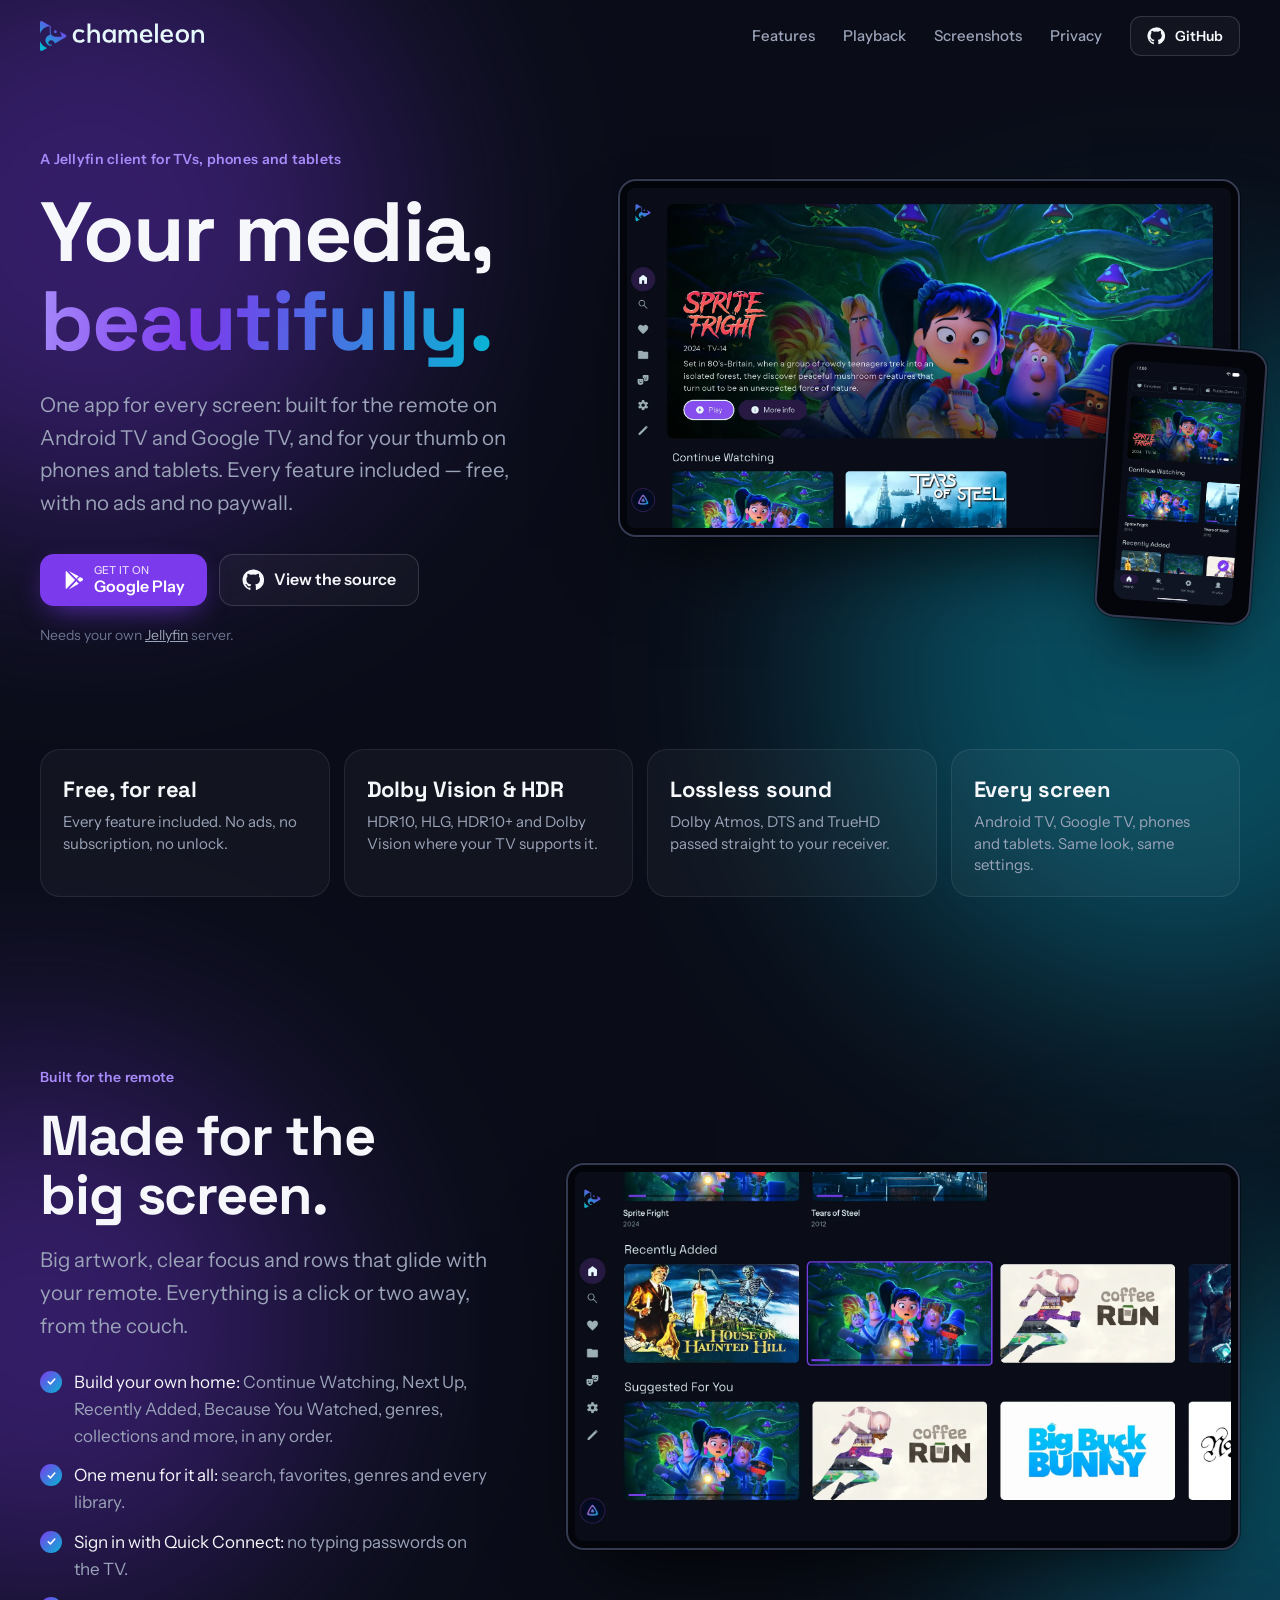
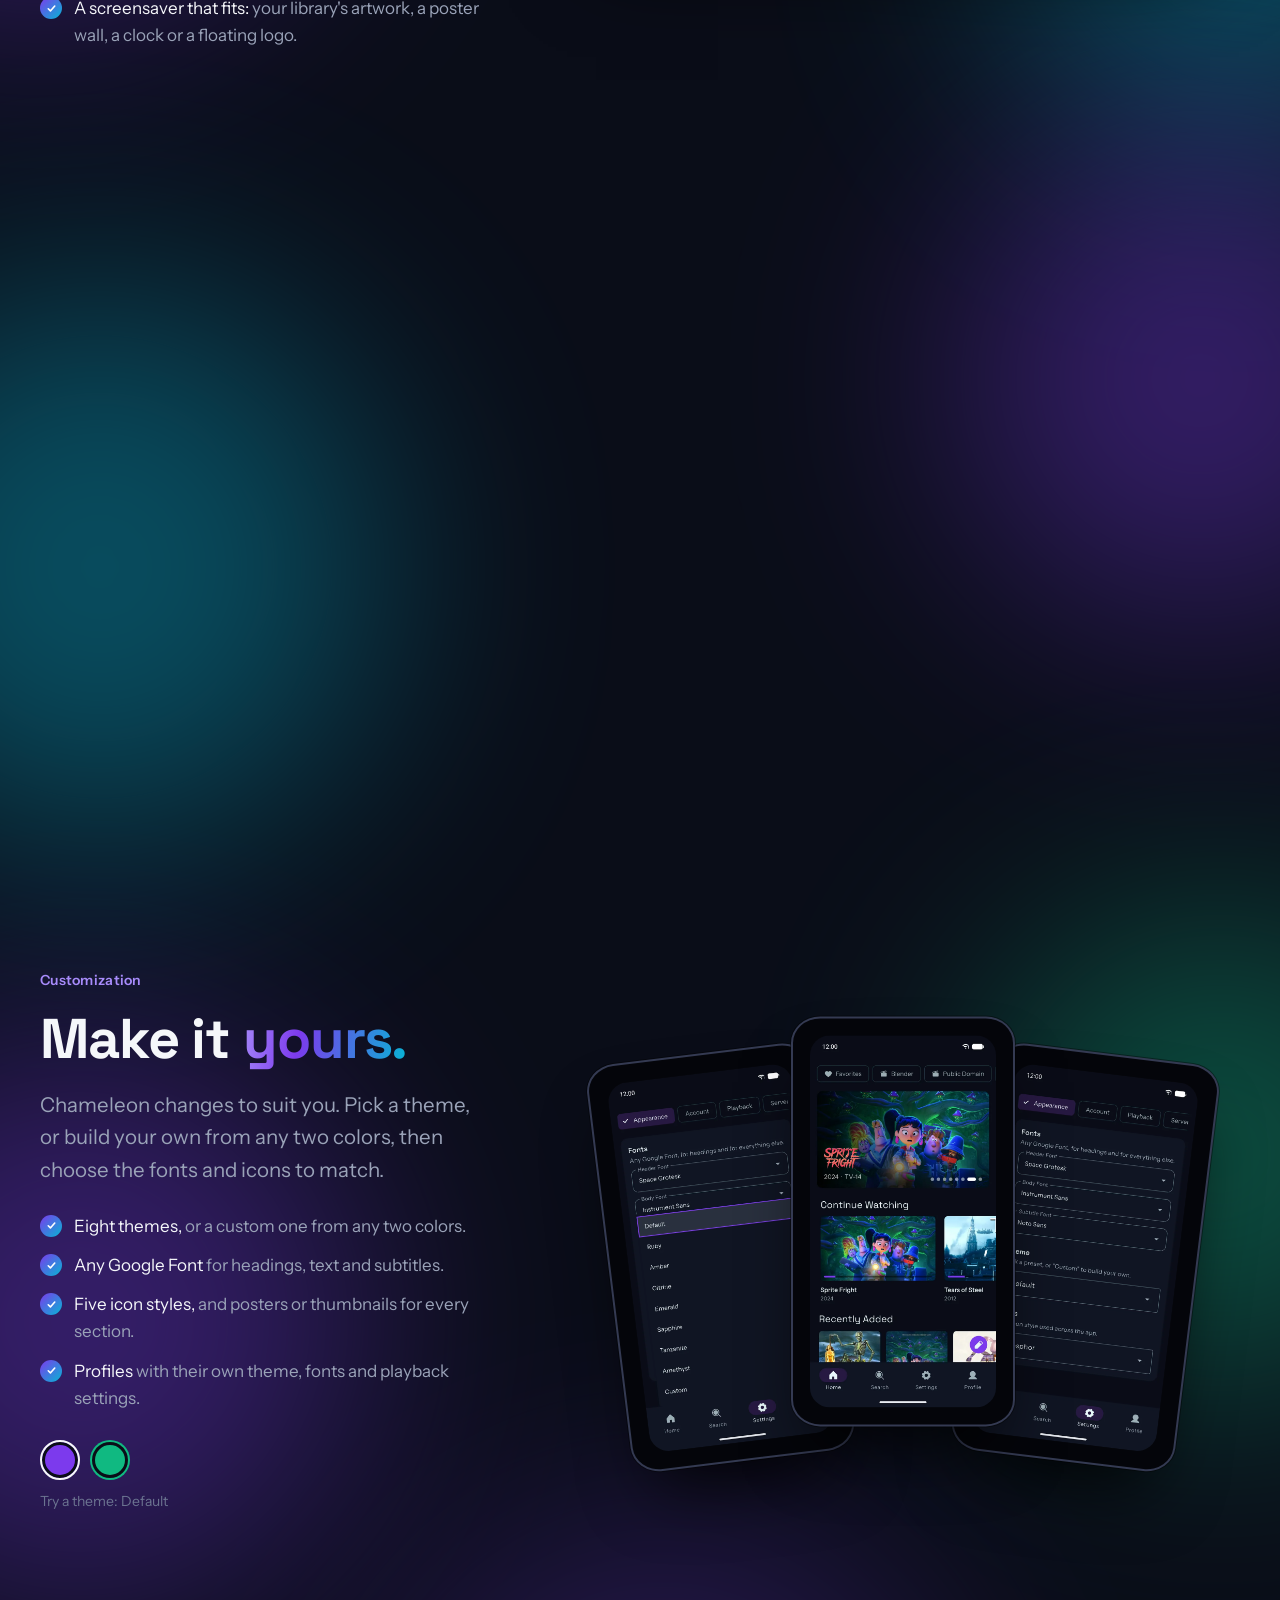
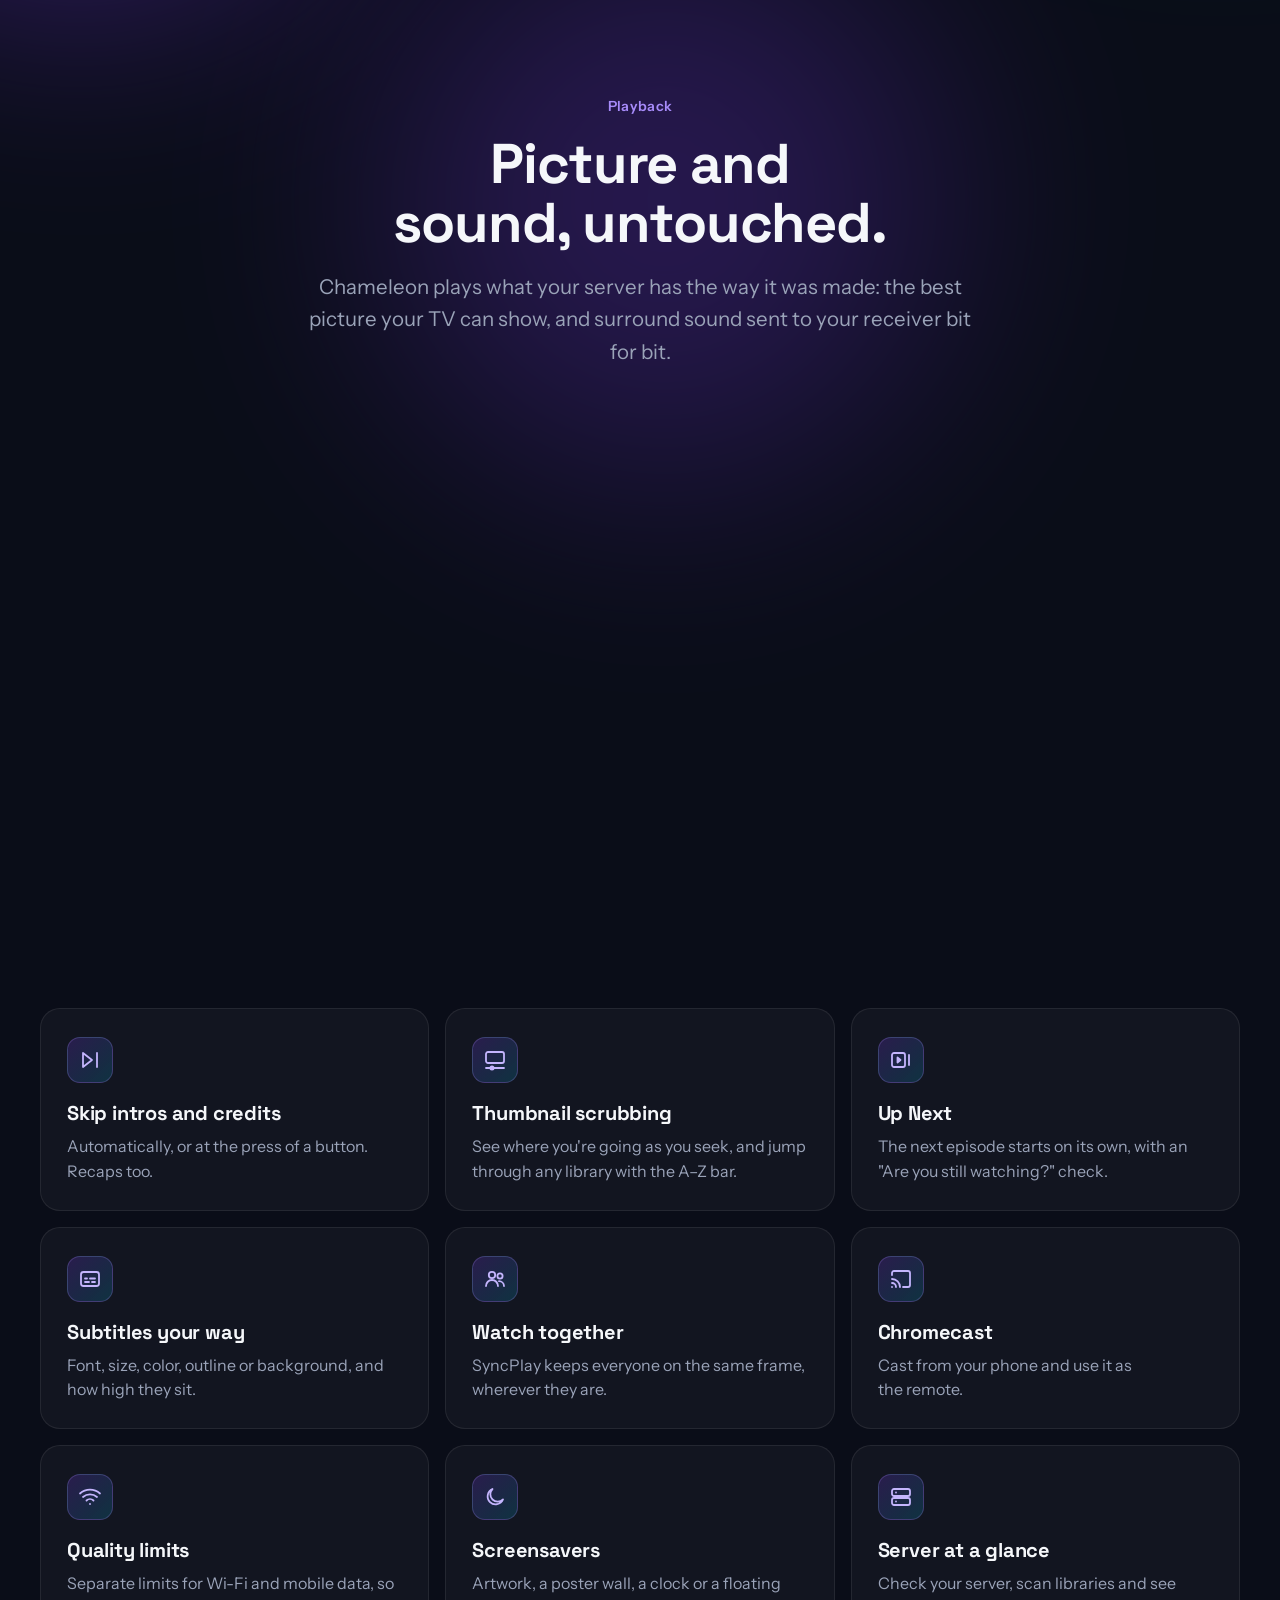
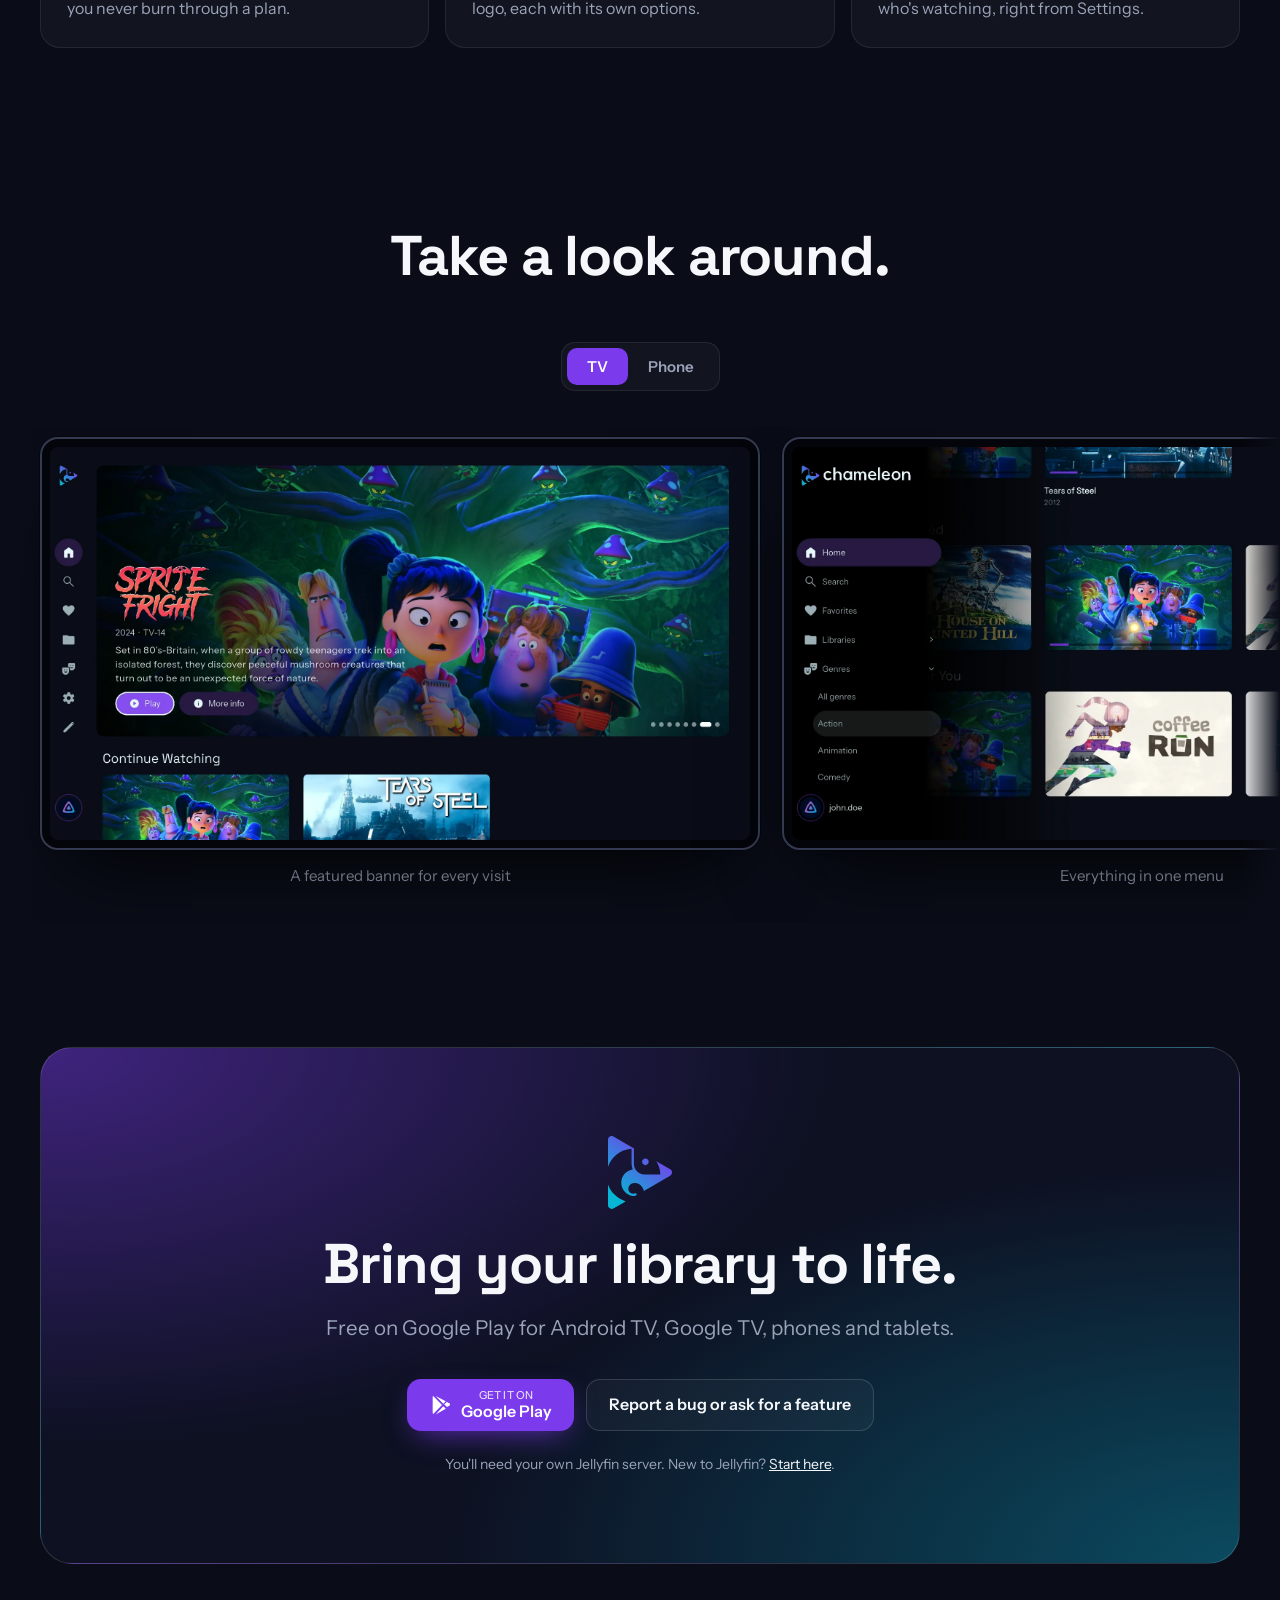
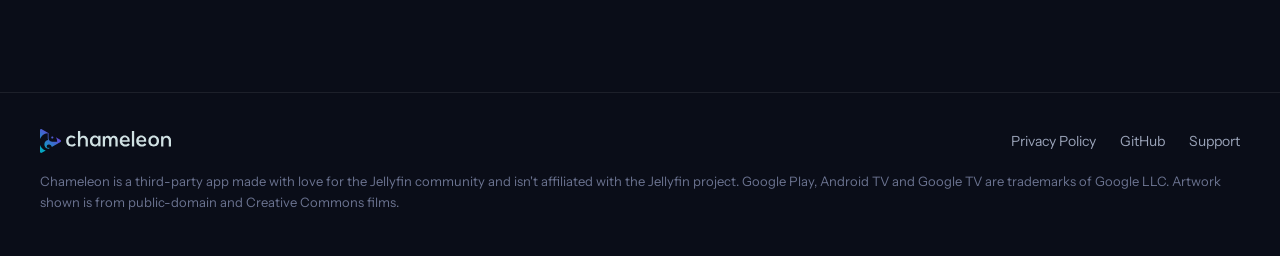
<file: index.html>
<!DOCTYPE html>
<html lang="en">
<head>
  <meta charset="UTF-8">
  <meta name="viewport" content="width=device-width, initial-scale=1.0">
  <title>Chameleon — a beautiful Jellyfin client for Android TV and phones</title>
  <meta name="description" content="Chameleon is a beautiful, deeply customizable Jellyfin client for Android TV, Google TV, phones and tablets. Dolby Vision, HDR, passthrough audio, themes and more — free, with no ads and no paywall.">
  <meta name="theme-color" content="#0a0d18">
  <link rel="canonical" href="https://chameleon.jumpingfox.dev/">

  <meta property="og:type" content="website">
  <meta property="og:title" content="Chameleon — your media, beautifully">
  <meta property="og:description" content="A beautiful, deeply customizable Jellyfin client for Android TV, phones and tablets. Free, no ads, no paywall.">
  <meta property="og:url" content="https://chameleon.jumpingfox.dev/">
  <meta property="og:image" content="https://chameleon.jumpingfox.dev/assets/og.png">
  <meta name="twitter:card" content="summary_large_image">

  <link rel="icon" type="image/svg+xml" href="assets/mark.svg">
  <link rel="icon" type="image/png" sizes="64x64" href="favicon.png">
  <link rel="icon" type="image/png" sizes="32x32" href="favicon-32.png">
  <link rel="apple-touch-icon" href="apple-touch-icon.png">

  <link rel="preconnect" href="https://fonts.googleapis.com">
  <link rel="preconnect" href="https://fonts.gstatic.com" crossorigin>
  <link href="https://fonts.googleapis.com/css2?family=Instrument+Sans:wght@400;500;600;700&family=Space+Grotesk:wght@500;600;700&display=swap" rel="stylesheet">
  <link rel="stylesheet" href="style.css">
  <script>document.documentElement.classList.add('js');</script>
</head>
<body>

  <!-- Icons, drawn once and reused below. -->
  <svg width="0" height="0" style="position:absolute" aria-hidden="true">
    <defs>
      <symbol id="i-play" viewBox="0 0 24 24"><path fill="currentColor" d="M4.6 2.3a1.4 1.4 0 0 0-.6 1.2v17a1.4 1.4 0 0 0 .6 1.2l9.6-9.7zM15.6 13.4l2.7 2.7-11 6.3zM18.3 7.9l-2.7 2.7-8.3-8.4zM19.6 8.7l2.6 1.5c1 .6 1 2 0 2.6l-2.6 1.5-3-3z"/></symbol>
      <symbol id="i-github" viewBox="0 0 24 24"><path fill="currentColor" d="M12 .5a11.5 11.5 0 0 0-3.6 22.4c.6.1.8-.3.8-.6v-2c-3.2.7-3.9-1.5-3.9-1.5-.5-1.3-1.3-1.7-1.3-1.7-1-.7.1-.7.1-.7 1.2.1 1.8 1.2 1.8 1.2 1 1.8 2.8 1.3 3.5 1 .1-.8.4-1.3.7-1.6-2.6-.3-5.3-1.3-5.3-5.7 0-1.3.5-2.3 1.2-3.1-.1-.3-.5-1.5.1-3.1 0 0 1-.3 3.2 1.2a11 11 0 0 1 5.8 0c2.2-1.5 3.2-1.2 3.2-1.2.6 1.6.2 2.8.1 3.1.7.8 1.2 1.8 1.2 3.1 0 4.4-2.7 5.4-5.3 5.7.4.4.8 1.1.8 2.2v3.2c0 .3.2.7.8.6A11.5 11.5 0 0 0 12 .5z"/></symbol>
      <symbol id="i-hdr" viewBox="0 0 24 24" fill="none" stroke="currentColor" stroke-width="1.8" stroke-linecap="round" stroke-linejoin="round"><circle cx="12" cy="12" r="4"/><path d="M12 2v2M12 20v2M4.9 4.9l1.4 1.4M17.7 17.7l1.4 1.4M2 12h2M20 12h2M4.9 19.1l1.4-1.4M17.7 6.3l1.4-1.4"/></symbol>
      <symbol id="i-sound" viewBox="0 0 24 24" fill="none" stroke="currentColor" stroke-width="1.8" stroke-linecap="round" stroke-linejoin="round"><path d="M11 5 6 9H3v6h3l5 4z"/><path d="M15.5 8.5a5 5 0 0 1 0 7M18.5 5.5a9 9 0 0 1 0 13"/></symbol>
      <symbol id="i-skip" viewBox="0 0 24 24" fill="none" stroke="currentColor" stroke-width="1.8" stroke-linecap="round" stroke-linejoin="round"><path d="m5 5 9 7-9 7z"/><path d="M19 5v14"/></symbol>
      <symbol id="i-scrub" viewBox="0 0 24 24" fill="none" stroke="currentColor" stroke-width="1.8" stroke-linecap="round" stroke-linejoin="round"><rect x="3" y="4" width="18" height="11" rx="2"/><path d="M3 20h18"/><circle cx="9" cy="20" r="1.6" fill="currentColor"/></symbol>
      <symbol id="i-next" viewBox="0 0 24 24" fill="none" stroke="currentColor" stroke-width="1.8" stroke-linecap="round" stroke-linejoin="round"><rect x="3" y="5" width="13" height="14" rx="2"/><path d="M20 7v10"/><path d="m8.5 9.5 3 2.5-3 2.5z" fill="currentColor"/></symbol>
      <symbol id="i-subs" viewBox="0 0 24 24" fill="none" stroke="currentColor" stroke-width="1.8" stroke-linecap="round" stroke-linejoin="round"><rect x="3" y="5" width="18" height="14" rx="2.5"/><path d="M7 15h4M14 15h3M7 11.5h2M12 11.5h5"/></symbol>
      <symbol id="i-together" viewBox="0 0 24 24" fill="none" stroke="currentColor" stroke-width="1.8" stroke-linecap="round" stroke-linejoin="round"><circle cx="9" cy="8" r="3.2"/><path d="M3 19a6 6 0 0 1 12 0"/><circle cx="17" cy="9" r="2.6"/><path d="M16 14.2A5 5 0 0 1 21 19"/></symbol>
      <symbol id="i-cast" viewBox="0 0 24 24" fill="none" stroke="currentColor" stroke-width="1.8" stroke-linecap="round" stroke-linejoin="round"><path d="M3 8V6a2 2 0 0 1 2-2h14a2 2 0 0 1 2 2v12a2 2 0 0 1-2 2h-5"/><path d="M3 12a8 8 0 0 1 8 8M3 16a4 4 0 0 1 4 4"/><path d="M3 20h.01"/></symbol>
      <symbol id="i-wifi" viewBox="0 0 24 24" fill="none" stroke="currentColor" stroke-width="1.8" stroke-linecap="round" stroke-linejoin="round"><path d="M2 8.5a15 15 0 0 1 20 0M5 12a10.5 10.5 0 0 1 14 0M8.5 15.5a5 5 0 0 1 7 0"/><path d="M12 19h.01"/></symbol>
      <symbol id="i-moon" viewBox="0 0 24 24" fill="none" stroke="currentColor" stroke-width="1.8" stroke-linecap="round" stroke-linejoin="round"><path d="M20 14.5A8 8 0 1 1 9.5 4a6.5 6.5 0 0 0 10.5 10.5z"/></symbol>
      <symbol id="i-server" viewBox="0 0 24 24" fill="none" stroke="currentColor" stroke-width="1.8" stroke-linecap="round" stroke-linejoin="round"><rect x="3" y="4" width="18" height="7" rx="2"/><rect x="3" y="13" width="18" height="7" rx="2"/><path d="M7 7.5h.01M7 16.5h.01"/></symbol>
    </defs>
  </svg>

  <header class="site-header" id="top">
    <div class="wrap">
      <a class="brand" href="#top" aria-label="Chameleon home">
        <img src="assets/wordmark.svg" alt="Chameleon" width="164" height="30">
      </a>
      <nav class="nav" aria-label="Main">
        <a class="link" href="#features">Features</a>
        <a class="link" href="#playback">Playback</a>
        <a class="link" href="#screens">Screenshots</a>
        <a class="link" href="privacy.html">Privacy</a>
        <a class="btn ghost" href="https://github.com/jumpingfox-dev/chameleon" rel="noopener">
          <svg aria-hidden="true"><use href="#i-github"/></svg>GitHub
        </a>
      </nav>
    </div>
  </header>

  <main>

    <!-- ─── Hero ───────────────────────────────────────────────────────── -->
    <section class="hero">
      <div class="glow purple" aria-hidden="true"></div>
      <div class="glow cyan" aria-hidden="true"></div>
      <div class="wrap hero-grid">
        <div class="hero-text reveal">
          <p class="eyebrow">A Jellyfin client for TVs, phones and tablets</p>
          <h1>Your media, <span class="accent">beautifully.</span></h1>
          <p class="lead">One app for every screen: built for the remote on Android TV and Google TV, and for your thumb on phones and tablets. Every feature included — free, with no ads and no paywall.</p>
          <div class="buttons">
            <a class="btn primary" href="https://play.google.com/store/apps/details?id=dev.jumpingfox.chameleon" rel="noopener">
              <svg aria-hidden="true"><use href="#i-play"/></svg>
              <span class="two-line"><small>GET IT ON</small>Google Play</span>
            </a>
            <a class="btn ghost" href="https://github.com/jumpingfox-dev/chameleon" rel="noopener">
              <svg aria-hidden="true"><use href="#i-github"/></svg>View the source
            </a>
          </div>
          <p class="note">Needs your own <a href="https://jellyfin.org" rel="noopener">Jellyfin</a> server.</p>
        </div>
        <div class="hero-devices reveal delay">
          <div class="tv"><img src="assets/shots/tv-home.webp" alt="Chameleon's home screen on a TV, with a featured banner for Sprite Fright and a Continue Watching row" width="1920" height="1080" fetchpriority="high"></div>
          <div class="phone"><img src="assets/shots/phone-home.webp" alt="Chameleon's home screen on a phone" width="720" height="1440"></div>
        </div>
      </div>
    </section>

    <!-- ─── Highlights ─────────────────────────────────────────────────── -->
    <section class="highlights" aria-label="Highlights">
      <div class="wrap">
        <ul class="reveal">
          <li><strong>Free, for real</strong><span>Every feature included. No ads, no subscription, no unlock.</span></li>
          <li><strong>Dolby Vision &amp; HDR</strong><span>HDR10, HLG, HDR10+ and Dolby Vision where your TV supports it.</span></li>
          <li><strong>Lossless sound</strong><span>Dolby Atmos, DTS and TrueHD passed straight to your receiver.</span></li>
          <li><strong>Every screen</strong><span>Android TV, Google TV, phones and tablets. Same look, same settings.</span></li>
        </ul>
      </div>
    </section>

    <!-- ─── Big screen ─────────────────────────────────────────────────── -->
    <section class="feature" id="features">
      <div class="glow purple a" aria-hidden="true" style="left:-240px; top:10%"></div>
      <div class="glow cyan b" aria-hidden="true" style="right:-200px; bottom:0"></div>
      <div class="wrap feature-grid">
        <div class="feature-text reveal">
          <p class="eyebrow">Built for the remote</p>
          <h2>Made for the big screen.</h2>
          <p class="lead">Big artwork, clear focus and rows that glide with your remote. Everything is a click or two away, from the couch.</p>
          <ul class="checks">
            <li><div>Build your own home: <span>Continue Watching, Next Up, Recently Added, Because You Watched, genres, collections and more, in any order.</span></div></li>
            <li><div>One menu for it all: <span>search, favorites, genres and every library.</span></div></li>
            <li><div>Sign in with Quick Connect: <span>no typing passwords on the TV.</span></div></li>
            <li><div>A screensaver that fits: <span>your library's artwork, a poster wall, a clock or a floating logo.</span></div></li>
          </ul>
        </div>
        <div class="reveal delay">
          <div class="tv"><img src="assets/shots/tv-rows.webp" alt="Rows of movies on the TV home screen: Recently Added and Suggested For You" width="1920" height="1080" loading="lazy"></div>
        </div>
      </div>
    </section>

    <!-- ─── Trailers ───────────────────────────────────────────────────── -->
    <section class="feature flip">
      <div class="glow cyan a" aria-hidden="true" style="left:-180px; top:20%"></div>
      <div class="glow purple b" aria-hidden="true" style="right:-160px; top:0"></div>
      <div class="wrap feature-grid">
        <div class="feature-text reveal">
          <p class="eyebrow"><span class="badge">New</span> Trailer previews</p>
          <h2>Trailers, right where you're looking.</h2>
          <p class="lead">Rest on a movie or show for a moment and its trailer starts playing right in the card. Posters widen to fit it, and the featured banner plays one too.</p>
          <ul class="checks">
            <li><div>Your server's trailers first, <span>then the title's trailer on YouTube.</span></div></li>
            <li><div>Your call: <span>turn previews off, choose the delay, or play them with sound.</span></div></li>
            <li><div>A Trailer button <span>on every movie and show page, too.</span></div></li>
          </ul>
        </div>
        <div class="reveal delay">
          <div class="tv"><img src="assets/shots/tv-trailer.webp" alt="A trailer playing inside a card in the Recently Added row" width="1920" height="1080" loading="lazy"></div>
        </div>
      </div>
    </section>

    <!-- ─── Themes ─────────────────────────────────────────────────────── -->
    <section class="feature" id="themes">
      <div class="glow purple a" aria-hidden="true" data-theme-glow style="left:-200px; bottom:0; transition: background .6s ease"></div>
      <div class="glow emerald b" aria-hidden="true" style="right:-180px; top:5%"></div>
      <div class="wrap feature-grid">
        <div class="feature-text reveal">
          <p class="eyebrow">Customization</p>
          <h2>Make it <span class="accent">yours.</span></h2>
          <p class="lead">Chameleon changes to suit you. Pick a theme, or build your own from any two colors, then choose the fonts and icons to match.</p>
          <ul class="checks">
            <li><div>Eight themes, <span>or a custom one from any two colors.</span></div></li>
            <li><div>Any Google Font <span>for headings, text and subtitles.</span></div></li>
            <li><div>Five icon styles, <span>and posters or thumbnails for every section.</span></div></li>
            <li><div>Profiles <span>with their own theme, fonts and playback settings.</span></div></li>
          </ul>
          <div class="swatches" role="group" aria-label="Preview a theme">
            <button type="button" style="--sw:#7c3aed" aria-pressed="true" data-theme="default" aria-label="Default theme"></button>
            <button type="button" style="--sw:#10b981" aria-pressed="false" data-theme="emerald" aria-label="Emerald theme"></button>
          </div>
          <p class="swatches-label">Try a theme: <span data-theme-name>Default</span></p>
        </div>
        <div class="reveal delay">
          <div class="phones">
            <div class="phone"><img src="assets/shots/phone-themes.webp" alt="The theme picker in Settings" width="720" height="1440" loading="lazy"></div>
            <div class="phone"><img src="assets/shots/phone-home.webp" alt="The home screen in the selected theme" width="720" height="1440" loading="lazy" data-theme-shot></div>
            <div class="phone"><img src="assets/shots/phone-settings.webp" alt="Font settings, with a different Google Font for headings, text and subtitles" width="720" height="1440" loading="lazy"></div>
          </div>
        </div>
      </div>
    </section>

    <!-- ─── Playback ───────────────────────────────────────────────────── -->
    <section class="feature" id="playback">
      <div class="glow purple a" aria-hidden="true" style="left:30%; top:-10%; opacity:.25"></div>
      <div class="wrap">
        <div class="section-head reveal">
          <p class="eyebrow">Playback</p>
          <h2>Picture and sound, untouched.</h2>
          <p class="lead">Chameleon plays what your server has the way it was made: the best picture your TV can show, and surround sound sent to your receiver bit for bit.</p>
        </div>
        <div class="cards big reveal">
          <div class="card">
            <div class="icon"><svg aria-hidden="true"><use href="#i-hdr"/></svg></div>
            <h3>High dynamic range</h3>
            <p>HDR plays as HDR, and Dolby Vision as Dolby Vision on devices that support it, with a second player engine standing by for anything the first can't handle.</p>
            <div class="formats"><span>Dolby Vision</span><span>HDR10+</span><span>HDR10</span><span>HLG</span></div>
          </div>
          <div class="card">
            <div class="icon"><svg aria-hidden="true"><use href="#i-sound"/></svg></div>
            <h3>Passthrough audio</h3>
            <p>Lossless and surround tracks go straight to your receiver or soundbar untouched, and decoded surround stays surround.</p>
            <div class="formats"><span>Dolby Atmos</span><span>TrueHD</span><span>Dolby Digital+</span><span>DTS</span></div>
          </div>
        </div>
      </div>
    </section>

    <!-- ─── Everything else ────────────────────────────────────────────── -->
    <section class="feature" style="padding-top:0">
      <div class="wrap">
        <div class="section-head reveal">
          <h2>All the good stuff.</h2>
          <p class="lead">The features other Jellyfin apps keep behind a subscription or a one-time unlock are all here, for everyone.</p>
        </div>
        <div class="cards reveal">
          <div class="card"><div class="icon"><svg aria-hidden="true"><use href="#i-skip"/></svg></div><h3>Skip intros and credits</h3><p>Automatically, or at the press of a button. Recaps too.</p></div>
          <div class="card"><div class="icon"><svg aria-hidden="true"><use href="#i-scrub"/></svg></div><h3>Thumbnail scrubbing</h3><p>See where you're going as you seek, and jump through any library with the A–Z bar.</p></div>
          <div class="card"><div class="icon"><svg aria-hidden="true"><use href="#i-next"/></svg></div><h3>Up Next</h3><p>The next episode starts on its own, with an "Are you still watching?" check.</p></div>
          <div class="card"><div class="icon"><svg aria-hidden="true"><use href="#i-subs"/></svg></div><h3>Subtitles your way</h3><p>Font, size, color, outline or background, and how high they sit.</p></div>
          <div class="card"><div class="icon"><svg aria-hidden="true"><use href="#i-together"/></svg></div><h3>Watch together</h3><p>SyncPlay keeps everyone on the same frame, wherever they are.</p></div>
          <div class="card"><div class="icon"><svg aria-hidden="true"><use href="#i-cast"/></svg></div><h3>Chromecast</h3><p>Cast from your phone and use it as the remote.</p></div>
          <div class="card"><div class="icon"><svg aria-hidden="true"><use href="#i-wifi"/></svg></div><h3>Quality limits</h3><p>Separate limits for Wi-Fi and mobile data, so you never burn through a plan.</p></div>
          <div class="card"><div class="icon"><svg aria-hidden="true"><use href="#i-moon"/></svg></div><h3>Screensavers</h3><p>Artwork, a poster wall, a clock or a floating logo, each with its own options.</p></div>
          <div class="card"><div class="icon"><svg aria-hidden="true"><use href="#i-server"/></svg></div><h3>Server at a glance</h3><p>Check your server, scan libraries and see who's watching, right from Settings.</p></div>
        </div>
      </div>
    </section>

    <!-- ─── Screenshots ────────────────────────────────────────────────── -->
    <section class="gallery" id="screens">
      <div class="wrap">
        <div class="section-head reveal">
          <h2>Take a look around.</h2>
        </div>
        <div class="tabs-row">
          <div class="tabs" role="tablist" aria-label="Screenshots">
            <button type="button" role="tab" id="tab-tv" aria-controls="strip-tv" aria-selected="true">TV</button>
            <button type="button" role="tab" id="tab-phone" aria-controls="strip-phone" aria-selected="false" tabindex="-1">Phone</button>
          </div>
        </div>
      </div>
      <div class="strip-wrap">
        <div class="strip tv-strip" id="strip-tv" role="tabpanel" aria-labelledby="tab-tv">
          <figure><button class="zoom" type="button"><div class="tv"><img src="assets/shots/tv-home.webp" alt="Home screen with the featured banner" width="1920" height="1080" loading="lazy"></div></button><figcaption>A featured banner for every visit</figcaption></figure>
          <figure><button class="zoom" type="button"><div class="tv"><img src="assets/shots/tv-sidebar.webp" alt="The sidebar menu open over the home screen" width="1920" height="1080" loading="lazy"></div></button><figcaption>Everything in one menu</figcaption></figure>
          <figure><button class="zoom" type="button"><div class="tv"><img src="assets/shots/tv-detail.webp" alt="A movie's detail page with cast" width="1920" height="1080" loading="lazy"></div></button><figcaption>Ratings, cast and seasons</figcaption></figure>
          <figure><button class="zoom" type="button"><div class="tv"><img src="assets/shots/tv-library.webp" alt="A library sorted A to Z with the letter bar" width="1920" height="1080" loading="lazy"></div></button><figcaption>Every library, A to Z</figcaption></figure>
          <figure><button class="zoom" type="button"><div class="tv"><img src="assets/shots/tv-home-theme.webp" alt="The home screen in the Emerald theme" width="1920" height="1080" loading="lazy"></div></button><figcaption>Your theme, everywhere</figcaption></figure>
          <figure><button class="zoom" type="button"><div class="tv"><img src="assets/shots/tv-settings.webp" alt="Font settings on the TV" width="1920" height="1080" loading="lazy"></div></button><figcaption>Any Google Font</figcaption></figure>
        </div>
        <div class="strip phone-strip" id="strip-phone" role="tabpanel" aria-labelledby="tab-phone" hidden>
          <figure><button class="zoom" type="button"><div class="phone"><img src="assets/shots/phone-home.webp" alt="Home screen on a phone" width="720" height="1440" loading="lazy"></div></button><figcaption>Home</figcaption></figure>
          <figure><button class="zoom" type="button"><div class="phone"><img src="assets/shots/phone-detail.webp" alt="A movie's detail page on a phone" width="720" height="1440" loading="lazy"></div></button><figcaption>Details</figcaption></figure>
          <figure><button class="zoom" type="button"><div class="phone"><img src="assets/shots/phone-library.webp" alt="A library with the A to Z bar on a phone" width="720" height="1440" loading="lazy"></div></button><figcaption>Libraries</figcaption></figure>
          <figure><button class="zoom" type="button"><div class="phone"><img src="assets/shots/phone-home-theme.webp" alt="The home screen in the Emerald theme on a phone" width="720" height="1440" loading="lazy"></div></button><figcaption>Themes</figcaption></figure>
          <figure><button class="zoom" type="button"><div class="phone"><img src="assets/shots/phone-themes.webp" alt="The theme picker on a phone" width="720" height="1440" loading="lazy"></div></button><figcaption>Eight themes, or your own</figcaption></figure>
          <figure><button class="zoom" type="button"><div class="phone"><img src="assets/shots/phone-settings.webp" alt="Font settings on a phone" width="720" height="1440" loading="lazy"></div></button><figcaption>Fonts</figcaption></figure>
        </div>
      </div>
    </section>

    <!-- ─── Get it ─────────────────────────────────────────────────────── -->
    <section class="cta">
      <div class="wrap">
        <div class="cta-box reveal">
          <img class="mark" src="assets/mark.svg" alt="" width="64" height="73">
          <h2>Bring your library to life.</h2>
          <p class="lead">Free on Google Play for Android TV, Google TV, phones and tablets.</p>
          <div class="buttons">
            <a class="btn primary" href="https://play.google.com/store/apps/details?id=dev.jumpingfox.chameleon" rel="noopener">
              <svg aria-hidden="true"><use href="#i-play"/></svg>
              <span class="two-line"><small>GET IT ON</small>Google Play</span>
            </a>
            <a class="btn ghost" href="https://github.com/jumpingfox-dev/chameleon/issues" rel="noopener">Report a bug or ask for a feature</a>
          </div>
          <p class="note">You'll need your own Jellyfin server. New to Jellyfin? <a href="https://jellyfin.org/docs/general/quick-start/" rel="noopener">Start here</a>.</p>
        </div>
      </div>
    </section>

  </main>

  <footer class="site-footer">
    <div class="wrap">
      <a class="brand" href="#top" aria-label="Back to top"><img src="assets/wordmark.svg" alt="Chameleon" width="131" height="24"></a>
      <nav aria-label="Footer">
        <a href="privacy.html">Privacy Policy</a>
        <a href="https://github.com/jumpingfox-dev/chameleon" rel="noopener">GitHub</a>
        <a href="https://github.com/jumpingfox-dev/chameleon/issues" rel="noopener">Support</a>
      </nav>
      <p class="legal">Chameleon is a third-party app made with love for the Jellyfin community and isn't affiliated with the Jellyfin project. Google Play, Android TV and Google TV are trademarks of Google LLC. Artwork shown is from public-domain and Creative Commons films.</p>
    </div>
  </footer>

  <dialog class="lightbox" id="lightbox" aria-label="Screenshot">
    <form method="dialog"><button class="close" aria-label="Close">&times;</button></form>
    <img alt="">
  </dialog>

  <script src="script.js" defer></script>
</body>
</html>
</file>
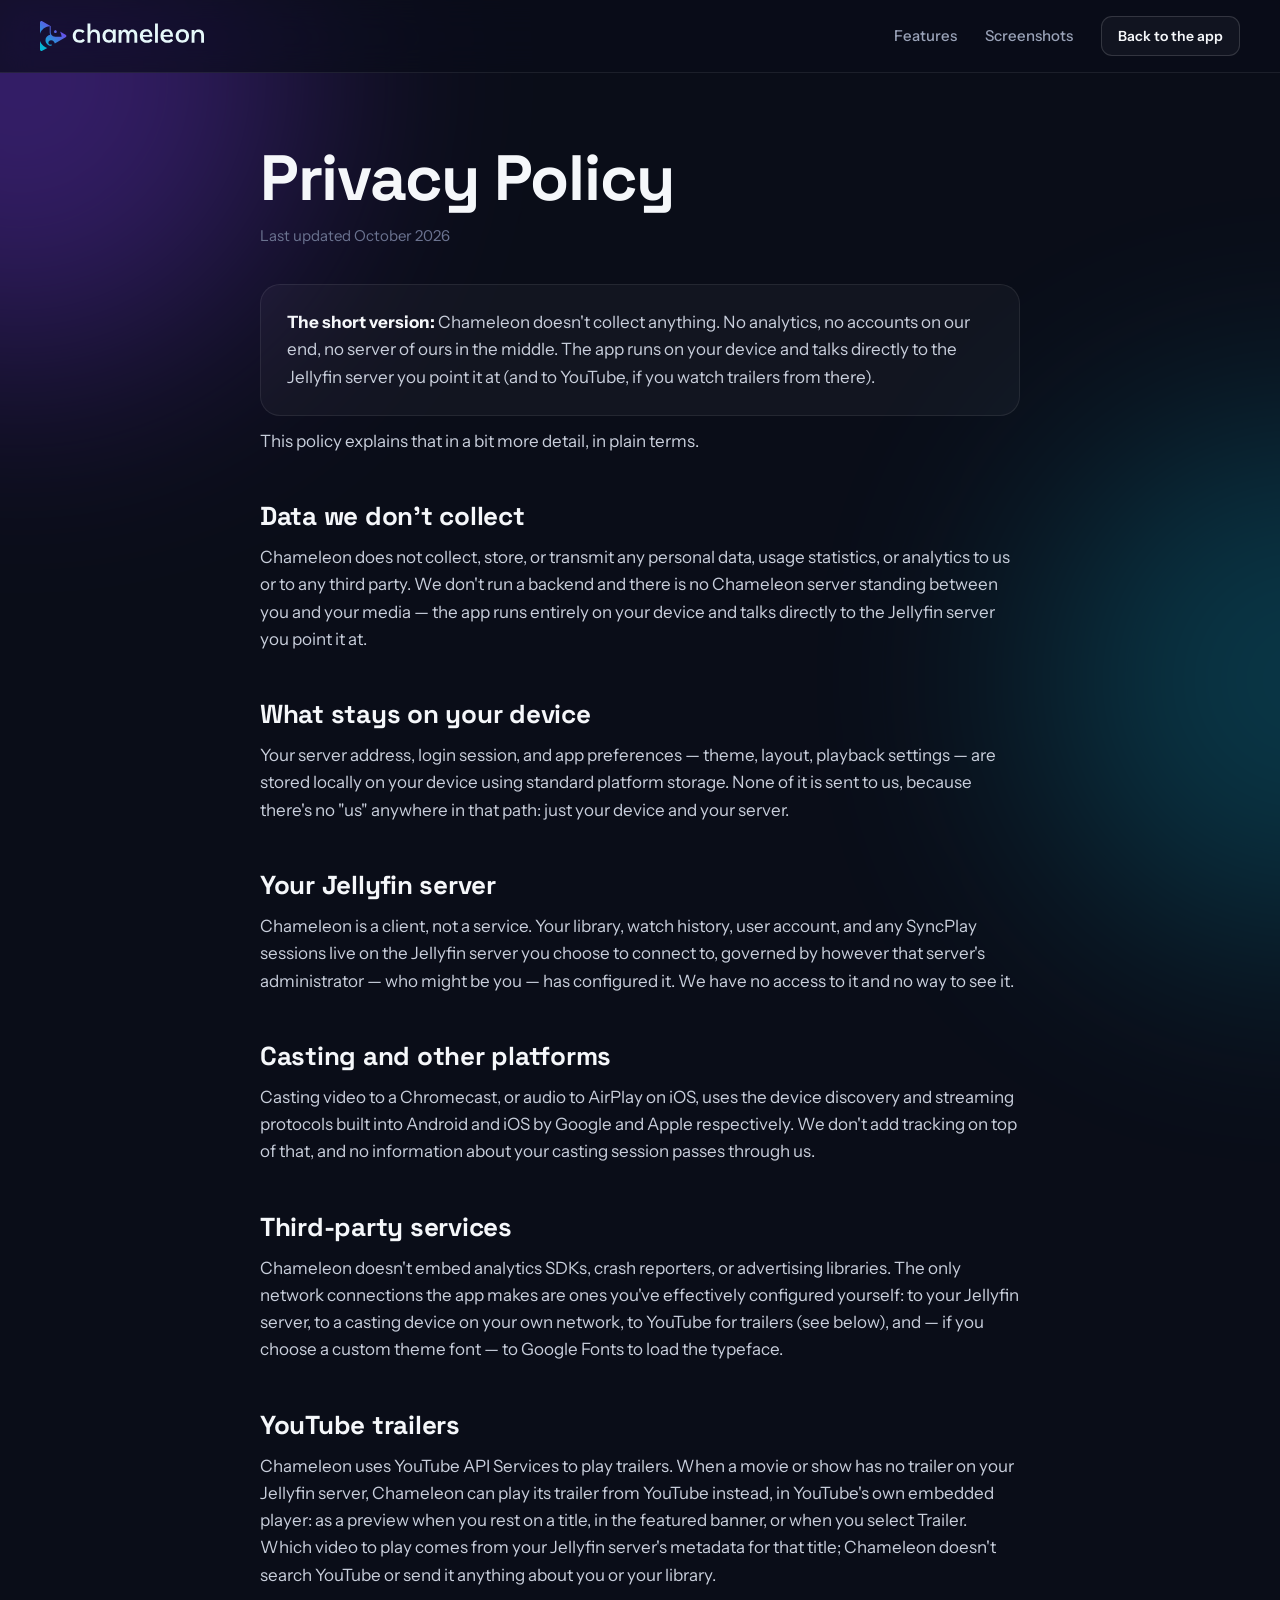
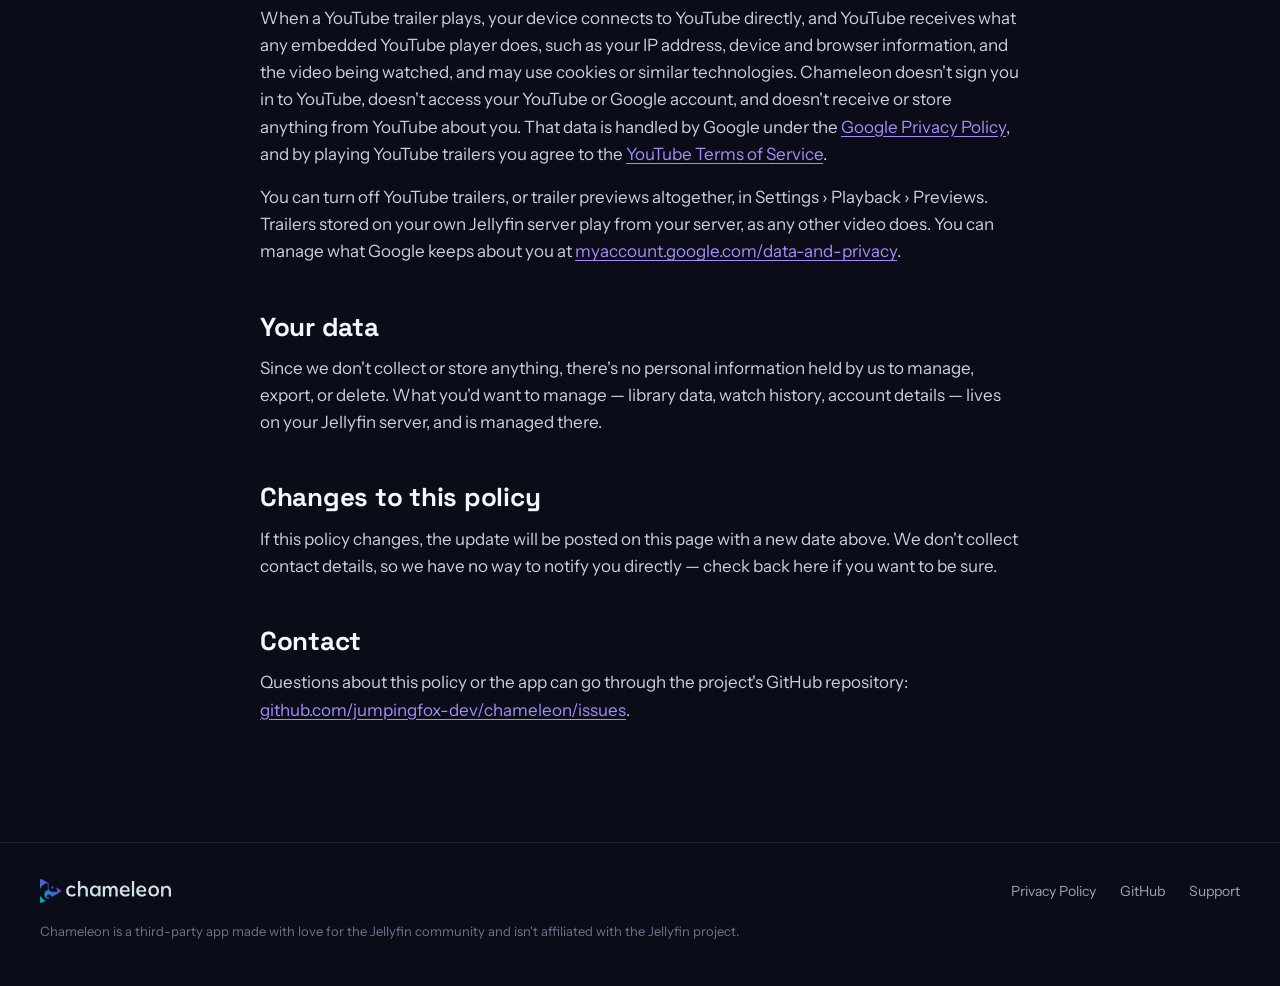
<file: privacy.html>
<!DOCTYPE html>
<html lang="en">
<head>
  <meta charset="UTF-8">
  <meta name="viewport" content="width=device-width, initial-scale=1.0">
  <title>Privacy Policy — Chameleon</title>
  <meta name="description" content="Chameleon doesn't collect anything. How the app handles your data, in plain terms.">
  <meta name="theme-color" content="#0a0d18">
  <link rel="icon" type="image/svg+xml" href="assets/mark.svg">
  <link rel="icon" type="image/png" sizes="64x64" href="favicon.png">
  <link rel="icon" type="image/png" sizes="32x32" href="favicon-32.png">
  <link rel="apple-touch-icon" href="apple-touch-icon.png">
  <link rel="preconnect" href="https://fonts.googleapis.com">
  <link rel="preconnect" href="https://fonts.gstatic.com" crossorigin>
  <link href="https://fonts.googleapis.com/css2?family=Instrument+Sans:wght@400;500;600;700&family=Space+Grotesk:wght@500;600;700&display=swap" rel="stylesheet">
  <link rel="stylesheet" href="style.css">
</head>
<body>
  <header class="site-header scrolled" id="top">
    <div class="wrap">
      <a class="brand" href="index.html" aria-label="Chameleon home">
        <img src="assets/wordmark.svg" alt="Chameleon" width="164" height="30">
      </a>
      <nav class="nav" aria-label="Main">
        <a class="link" href="index.html#features">Features</a>
        <a class="link" href="index.html#screens">Screenshots</a>
        <a class="btn ghost" href="index.html">Back to the app</a>
      </nav>
    </div>
  </header>

  <main class="doc">
    <div class="glow purple" aria-hidden="true"></div>
    <div class="glow cyan" aria-hidden="true"></div>
    <div class="wrap" style="position:relative; z-index:1">
      <article>
        <h1>Privacy Policy</h1>
        <p class="updated">Last updated October 2026</p>

        <p class="summary"><strong>The short version:</strong> Chameleon doesn't collect anything. No analytics, no accounts on our end, no server of ours in the middle. The app runs on your device and talks directly to the Jellyfin server you point it at (and to YouTube, if you watch trailers from there).</p>

        <p>This policy explains that in a bit more detail, in plain terms.</p>

        <h2>Data we don't collect</h2>
        <p>Chameleon does not collect, store, or transmit any personal data, usage statistics, or analytics to us or to any third party. We don't run a backend and there is no Chameleon server standing between you and your media — the app runs entirely on your device and talks directly to the Jellyfin server you point it at.</p>

        <h2>What stays on your device</h2>
        <p>Your server address, login session, and app preferences — theme, layout, playback settings — are stored locally on your device using standard platform storage. None of it is sent to us, because there's no "us" anywhere in that path: just your device and your server.</p>

        <h2>Your Jellyfin server</h2>
        <p>Chameleon is a client, not a service. Your library, watch history, user account, and any SyncPlay sessions live on the Jellyfin server you choose to connect to, governed by however that server's administrator — who might be you — has configured it. We have no access to it and no way to see it.</p>

        <h2>Casting and other platforms</h2>
        <p>Casting video to a Chromecast, or audio to AirPlay on iOS, uses the device discovery and streaming protocols built into Android and iOS by Google and Apple respectively. We don't add tracking on top of that, and no information about your casting session passes through us.</p>

        <h2>Third-party services</h2>
        <p>Chameleon doesn't embed analytics SDKs, crash reporters, or advertising libraries. The only network connections the app makes are ones you've effectively configured yourself: to your Jellyfin server, to a casting device on your own network, to YouTube for trailers (see below), and — if you choose a custom theme font — to Google Fonts to load the typeface.</p>

        <h2>YouTube trailers</h2>
        <p>Chameleon uses YouTube API Services to play trailers. When a movie or show has no trailer on your Jellyfin server, Chameleon can play its trailer from YouTube instead, in YouTube's own embedded player: as a preview when you rest on a title, in the featured banner, or when you select Trailer. Which video to play comes from your Jellyfin server's metadata for that title; Chameleon doesn't search YouTube or send it anything about you or your library.</p>
        <p>When a YouTube trailer plays, your device connects to YouTube directly, and YouTube receives what any embedded YouTube player does, such as your IP address, device and browser information, and the video being watched, and may use cookies or similar technologies. Chameleon doesn't sign you in to YouTube, doesn't access your YouTube or Google account, and doesn't receive or store anything from YouTube about you. That data is handled by Google under the <a class="inline-link" href="https://policies.google.com/privacy">Google Privacy Policy</a>, and by playing YouTube trailers you agree to the <a class="inline-link" href="https://www.youtube.com/t/terms">YouTube Terms of Service</a>.</p>
        <p>You can turn off YouTube trailers, or trailer previews altogether, in Settings › Playback › Previews. Trailers stored on your own Jellyfin server play from your server, as any other video does. You can manage what Google keeps about you at <a class="inline-link" href="https://myaccount.google.com/data-and-privacy">myaccount.google.com/data-and-privacy</a>.</p>

        <h2>Your data</h2>
        <p>Since we don't collect or store anything, there's no personal information held by us to manage, export, or delete. What you'd want to manage — library data, watch history, account details — lives on your Jellyfin server, and is managed there.</p>

        <h2>Changes to this policy</h2>
        <p>If this policy changes, the update will be posted on this page with a new date above. We don't collect contact details, so we have no way to notify you directly — check back here if you want to be sure.</p>

        <h2>Contact</h2>
        <p>Questions about this policy or the app can go through the project's GitHub repository: <a class="inline-link" href="https://github.com/jumpingfox-dev/chameleon/issues">github.com/jumpingfox-dev/chameleon/issues</a>.</p>
      </article>
    </div>
  </main>

  <footer class="site-footer">
    <div class="wrap">
      <a class="brand" href="index.html" aria-label="Chameleon home"><img src="assets/wordmark.svg" alt="Chameleon" width="131" height="24"></a>
      <nav aria-label="Footer">
        <a href="privacy.html">Privacy Policy</a>
        <a href="https://github.com/jumpingfox-dev/chameleon" rel="noopener">GitHub</a>
        <a href="https://github.com/jumpingfox-dev/chameleon/issues" rel="noopener">Support</a>
      </nav>
      <p class="legal">Chameleon is a third-party app made with love for the Jellyfin community and isn't affiliated with the Jellyfin project.</p>
    </div>
  </footer>
</body>
</html>
</file>
<file: style.css>
/* Chameleon — site styles. Same palette and type as the app and its Play listing art. */

:root {
  color-scheme: dark;
  --bg: #0a0d18;
  --surface: rgba(255, 255, 255, 0.035);
  --surface-hover: rgba(255, 255, 255, 0.06);
  --line: rgba(255, 255, 255, 0.08);
  --line-strong: rgba(255, 255, 255, 0.14);
  --text: #f5f7fa;
  --muted: #9aa3b8;
  --faint: #6b7390;
  --purple: #7c3aed;
  --purple-soft: #a78bfa;
  --cyan: #06b6d4;
  --emerald: #10b981;
  --gradient: linear-gradient(100deg, #a78bfa 0%, #7c3aed 35%, #06b6d4 100%);
  --frame: #04050a;
  --frame-line: #343a52;
  --radius: 20px;
  --max: 1200px;
  --gutter: clamp(16px, 4vw, 40px);
  --head: "Space Grotesk", system-ui, sans-serif;
  --body: "Instrument Sans", system-ui, sans-serif;
}

*, *::before, *::after { box-sizing: border-box; }

html {
  scroll-behavior: smooth;
  scroll-padding-top: 88px;
  -webkit-text-size-adjust: 100%;
}

body {
  margin: 0;
  background: var(--bg);
  color: var(--text);
  font-family: var(--body);
  font-size: 17px;
  line-height: 1.6;
  -webkit-font-smoothing: antialiased;
}

/* The glows spill past the sides; clip them there without clipping them top and bottom. */
main { overflow-x: clip; }

img { display: block; max-width: 100%; height: auto; }
a { color: inherit; }
::selection { background: rgba(124, 58, 237, 0.45); }

:focus-visible {
  outline: 2px solid var(--cyan);
  outline-offset: 3px;
  border-radius: 8px;
}

.wrap {
  width: 100%;
  max-width: calc(var(--max) + 2 * var(--gutter));
  margin: 0 auto;
  padding: 0 var(--gutter);
}

/* The listing art's soft colored light, behind everything. */
.glow {
  position: absolute;
  border-radius: 50%;
  filter: blur(120px);
  opacity: 0.38;
  pointer-events: none;
  z-index: 0;
}
.glow.purple { background: var(--purple); }
.glow.cyan { background: var(--cyan); }
.glow.emerald { background: var(--emerald); }

section { position: relative; }
section > .wrap { position: relative; z-index: 1; }

/* ─── Type ─────────────────────────────────────────────────────────────── */

h1, h2, h3 {
  font-family: var(--head);
  font-weight: 700;
  letter-spacing: -0.02em;
  line-height: 1.05;
  margin: 0;
  text-wrap: balance;
}

h1 { font-size: clamp(44px, 7vw, 84px); }
h2 { font-size: clamp(34px, 4.6vw, 56px); }
h3 { font-size: 20px; letter-spacing: -0.01em; line-height: 1.25; }

p { margin: 0; text-wrap: pretty; }

.lead {
  font-size: clamp(18px, 1.6vw, 21px);
  color: var(--muted);
  max-width: 34em;
}

.accent {
  background: var(--gradient);
  -webkit-background-clip: text;
  background-clip: text;
  color: transparent;
}

.eyebrow {
  display: inline-flex;
  align-items: center;
  gap: 8px;
  font-size: 14px;
  font-weight: 600;
  letter-spacing: 0.02em;
  color: var(--purple-soft);
  margin-bottom: 18px;
}

.badge {
  display: inline-block;
  font-size: 12px;
  font-weight: 700;
  letter-spacing: 0.06em;
  text-transform: uppercase;
  padding: 3px 9px;
  border-radius: 999px;
  color: #fff;
  background: linear-gradient(100deg, var(--purple), var(--cyan));
}

/* ─── Buttons ──────────────────────────────────────────────────────────── */

.buttons { display: flex; flex-wrap: wrap; gap: 12px; }

.btn {
  display: inline-flex;
  align-items: center;
  gap: 10px;
  min-height: 52px;
  padding: 0 22px;
  border-radius: 14px;
  font-family: var(--body);
  font-weight: 600;
  font-size: 16px;
  text-decoration: none;
  transition: transform 0.2s ease, background 0.2s ease, border-color 0.2s ease, box-shadow 0.2s ease;
}
.btn svg { width: 22px; height: 22px; flex: none; }
.btn:hover { transform: translateY(-2px); }

.btn.primary {
  background: var(--purple);
  color: #fff;
  box-shadow: 0 10px 30px -10px rgba(124, 58, 237, 0.8);
}
.btn.primary:hover { background: #8b4cf5; box-shadow: 0 14px 36px -10px rgba(124, 58, 237, 0.9); }

.btn.ghost {
  background: var(--surface);
  border: 1px solid var(--line-strong);
  color: var(--text);
}
.btn.ghost:hover { background: var(--surface-hover); border-color: rgba(255, 255, 255, 0.24); }

.btn .two-line { display: flex; flex-direction: column; line-height: 1.15; }
.btn .two-line small { font-size: 11px; font-weight: 500; opacity: 0.8; letter-spacing: 0.02em; }

/* ─── Header ───────────────────────────────────────────────────────────── */

.site-header {
  position: sticky;
  top: 0;
  z-index: 50;
  transition: background 0.3s ease, border-color 0.3s ease, backdrop-filter 0.3s ease;
  border-bottom: 1px solid transparent;
}
.site-header.scrolled {
  background: rgba(10, 13, 24, 0.72);
  backdrop-filter: blur(16px) saturate(1.4);
  -webkit-backdrop-filter: blur(16px) saturate(1.4);
  border-bottom-color: var(--line);
}
.site-header .wrap {
  display: flex;
  align-items: center;
  justify-content: space-between;
  gap: 24px;
  height: 72px;
}
.brand { display: flex; align-items: center; text-decoration: none; }
.brand img { height: 30px; width: auto; }

.nav { display: flex; align-items: center; gap: 28px; }
.nav a:not(.btn) {
  color: var(--muted);
  text-decoration: none;
  font-weight: 500;
  font-size: 15px;
  transition: color 0.2s ease;
}
.nav a:not(.btn):hover { color: var(--text); }
.nav .btn { min-height: 40px; padding: 0 16px; font-size: 14px; border-radius: 11px; }
.nav .btn svg { width: 18px; height: 18px; }

/* ─── Device frames ────────────────────────────────────────────────────── */

.tv {
  position: relative;
  background: var(--frame);
  border: 2px solid var(--frame-line);
  border-radius: 18px;
  padding: 1.1%;
  box-shadow: 0 40px 80px -30px rgba(0, 0, 0, 0.85), 0 0 0 1px rgba(0, 0, 0, 0.4);
}
.tv img { border-radius: 8px; aspect-ratio: 16 / 9; width: 100%; object-fit: cover; }

.phone {
  position: relative;
  background: var(--frame);
  border: 2px solid var(--frame-line);
  border-radius: 13% / 6.5%;
  padding: 2.6%;
  box-shadow: 0 40px 70px -25px rgba(0, 0, 0, 0.85), 0 0 0 1px rgba(0, 0, 0, 0.4);
}
.phone img { border-radius: 10.6% / 5.3%; aspect-ratio: 1 / 2; width: 100%; object-fit: cover; }

/* ─── Hero ─────────────────────────────────────────────────────────────── */

.hero { padding: clamp(32px, 6vw, 72px) 0 clamp(56px, 8vw, 110px); }
.hero .glow.purple { width: 620px; height: 620px; left: -220px; top: -160px; }
.hero .glow.cyan { width: 680px; height: 680px; right: -240px; top: 260px; }

.hero-grid {
  display: grid;
  grid-template-columns: minmax(0, 0.95fr) minmax(0, 1.15fr);
  align-items: center;
  gap: clamp(32px, 5vw, 72px);
}

.hero h1 { margin-bottom: 24px; }
.hero .lead { margin-bottom: 34px; }
.hero .note { margin-top: 18px; font-size: 14px; color: var(--faint); }
.hero .note a { color: var(--muted); }

.hero-devices { position: relative; padding-bottom: 12%; }
.hero-devices .tv { width: 100%; }
.hero-devices .phone {
  position: absolute;
  width: 25%;
  right: -3%;
  bottom: -2%;
  transform: rotate(4deg);
}

/* ─── Highlights strip ─────────────────────────────────────────────────── */

.highlights { padding-bottom: clamp(40px, 6vw, 80px); }
.highlights ul {
  list-style: none;
  margin: 0;
  padding: 0;
  display: grid;
  grid-template-columns: repeat(4, minmax(0, 1fr));
  gap: 14px;
}
.highlights li {
  padding: 22px 22px 20px;
  border-radius: var(--radius);
  background: var(--surface);
  border: 1px solid var(--line);
}
.highlights strong {
  display: block;
  font-family: var(--head);
  font-size: 22px;
  letter-spacing: -0.01em;
  margin-bottom: 4px;
}
.highlights span { color: var(--muted); font-size: 15px; line-height: 1.45; display: block; }

/* ─── Feature sections ─────────────────────────────────────────────────── */

.feature { padding: clamp(48px, 7vw, 96px) 0; }

.feature-grid {
  display: grid;
  grid-template-columns: minmax(0, 0.8fr) minmax(0, 1.2fr);
  align-items: center;
  gap: clamp(32px, 6vw, 88px);
}
.feature.flip .feature-grid { grid-template-columns: minmax(0, 1.2fr) minmax(0, 0.8fr); }
.feature.flip .feature-text { order: 2; }

.feature-text h2 { margin-bottom: 20px; }
.feature-text .lead { margin-bottom: 26px; }

.checks { list-style: none; padding: 0; margin: 0; display: grid; gap: 12px; }
.checks li { display: flex; gap: 12px; align-items: flex-start; color: var(--text); }
.checks li::before {
  content: "";
  flex: none;
  width: 22px;
  height: 22px;
  margin-top: 2px;
  border-radius: 50%;
  background:
    url("data:image/svg+xml,%3Csvg xmlns='http://www.w3.org/2000/svg' viewBox='0 0 24 24' fill='none' stroke='white' stroke-width='3' stroke-linecap='round' stroke-linejoin='round'%3E%3Cpath d='M6 12.5l4 4 8-9'/%3E%3C/svg%3E") center / 13px no-repeat,
    linear-gradient(135deg, var(--purple), var(--cyan));
}
.checks li span { color: var(--muted); }

.feature .glow.a { width: 560px; height: 560px; }
.feature .glow.b { width: 480px; height: 480px; }

/* The fanned phones in "Make it yours". */
.phones {
  position: relative;
  display: flex;
  justify-content: center;
  align-items: flex-end;
  padding: 4% 0 2%;
}
.phones .phone { width: 34%; }
.phones .phone:nth-child(1) { transform: rotate(-7deg) translate(18%, 4%); z-index: 1; }
.phones .phone:nth-child(2) { transform: translateY(-6%); z-index: 3; }
.phones .phone:nth-child(3) { transform: rotate(7deg) translate(-18%, 4%); z-index: 2; }

.swatches { display: flex; gap: 10px; margin-top: 28px; flex-wrap: wrap; }
.swatches button {
  appearance: none;
  border: 2px solid transparent;
  width: 40px;
  height: 40px;
  border-radius: 50%;
  cursor: pointer;
  padding: 0;
  background: var(--sw);
  box-shadow: inset 0 0 0 3px var(--bg);
  transition: transform 0.2s ease, border-color 0.2s ease;
}
.swatches button:hover { transform: scale(1.08); }
.swatches button[aria-pressed="true"] { border-color: var(--text); }
.swatches-label { font-size: 14px; color: var(--faint); margin-top: 10px; }

/* ─── Playback cards ───────────────────────────────────────────────────── */

.section-head { text-align: center; max-width: 760px; margin: 0 auto clamp(36px, 5vw, 56px); }
.section-head h2 { margin-bottom: 18px; }
.section-head .lead { margin: 0 auto; }

.cards {
  display: grid;
  grid-template-columns: repeat(3, minmax(0, 1fr));
  gap: 16px;
}
.card {
  position: relative;
  padding: 28px 26px 26px;
  border-radius: var(--radius);
  background: var(--surface);
  border: 1px solid var(--line);
  transition: background 0.25s ease, border-color 0.25s ease, transform 0.25s ease;
}
.card:hover { background: var(--surface-hover); border-color: var(--line-strong); transform: translateY(-3px); }
.card .icon {
  width: 46px;
  height: 46px;
  border-radius: 13px;
  display: grid;
  place-items: center;
  margin-bottom: 18px;
  background: linear-gradient(135deg, rgba(124, 58, 237, 0.22), rgba(6, 182, 212, 0.18));
  border: 1px solid rgba(167, 139, 250, 0.25);
  color: #c4b5fd;
}
.card .icon svg { width: 24px; height: 24px; }
.card h3 { margin-bottom: 8px; }
.card p { color: var(--muted); font-size: 16px; line-height: 1.55; }

.cards.big { grid-template-columns: repeat(2, minmax(0, 1fr)); }
.cards.big .card { padding: 34px 32px 32px; }
.cards.big .card h3 { font-size: 24px; }
.formats { display: flex; flex-wrap: wrap; gap: 8px; margin-top: 18px; }
.formats span {
  font-size: 13px;
  font-weight: 600;
  padding: 5px 11px;
  border-radius: 8px;
  background: rgba(255, 255, 255, 0.05);
  border: 1px solid var(--line);
  color: var(--text);
}

/* ─── Gallery ──────────────────────────────────────────────────────────── */

.gallery { padding: clamp(48px, 7vw, 96px) 0 clamp(24px, 4vw, 48px); }
.tabs {
  display: inline-flex;
  padding: 5px;
  border-radius: 14px;
  background: var(--surface);
  border: 1px solid var(--line);
  margin: 0 auto 36px;
}
.tabs-row { display: flex; justify-content: center; }
.tabs button {
  appearance: none;
  border: 0;
  background: transparent;
  color: var(--muted);
  font: 600 15px var(--body);
  padding: 9px 20px;
  border-radius: 10px;
  cursor: pointer;
  transition: background 0.2s ease, color 0.2s ease;
}
.tabs button[aria-selected="true"] { background: var(--purple); color: #fff; }

.strip {
  display: flex;
  gap: 22px;
  overflow-x: auto;
  scroll-snap-type: x mandatory;
  /* Starts in line with the page's content, and still scrolls to the window's edges. */
  --inset: max(var(--gutter), calc((100vw - var(--max)) / 2));
  padding: 10px var(--inset) 34px;
  scroll-padding: 0 var(--inset);
  scrollbar-width: thin;
  scrollbar-color: rgba(255, 255, 255, 0.18) transparent;
}
.strip[hidden] { display: none; }
.strip figure { margin: 0; flex: none; scroll-snap-align: center; }
.strip.tv-strip figure { width: min(720px, 82vw); }
.strip.phone-strip figure { width: min(260px, 62vw); }
.strip figcaption { margin-top: 14px; text-align: center; color: var(--muted); font-size: 15px; }
.strip button.zoom {
  appearance: none;
  display: block;
  width: 100%;
  border: 0;
  padding: 0;
  background: none;
  cursor: zoom-in;
  border-radius: 18px;
}
.strip-wrap { position: relative; }
.strip-wrap::before, .strip-wrap::after {
  content: "";
  position: absolute;
  top: 0;
  bottom: 0;
  width: var(--gutter);
  z-index: 2;
  pointer-events: none;
}
.strip-wrap::before { left: 0; background: linear-gradient(90deg, var(--bg), transparent); }
.strip-wrap::after { right: 0; background: linear-gradient(-90deg, var(--bg), transparent); }

.lightbox {
  border: 0;
  padding: 0;
  background: transparent;
  max-width: 94vw;
  max-height: 92vh;
}
.lightbox::backdrop { background: rgba(4, 5, 10, 0.88); backdrop-filter: blur(6px); }
.lightbox img { max-width: 94vw; max-height: 88vh; border-radius: 12px; margin: 0 auto; }
.lightbox form { position: fixed; top: 16px; right: 16px; margin: 0; }
.lightbox .close {
  appearance: none;
  width: 44px;
  height: 44px;
  border-radius: 50%;
  border: 1px solid var(--line-strong);
  background: rgba(10, 13, 24, 0.8);
  color: var(--text);
  font-size: 22px;
  cursor: pointer;
}

/* ─── Final call ───────────────────────────────────────────────────────── */

.cta { padding: clamp(40px, 6vw, 80px) 0 clamp(72px, 10vw, 130px); }
.cta-box {
  position: relative;
  overflow: hidden;
  text-align: center;
  padding: clamp(48px, 7vw, 88px) clamp(20px, 5vw, 64px);
  border-radius: 32px;
  border: 1px solid var(--line-strong);
  background:
    radial-gradient(120% 140% at 0% 0%, rgba(124, 58, 237, 0.45), transparent 55%),
    radial-gradient(120% 140% at 100% 100%, rgba(6, 182, 212, 0.35), transparent 55%),
    #0d1122;
}
.cta-box img.mark { width: 64px; margin: 0 auto 26px; }
.cta-box h2 { margin-bottom: 18px; }
.cta-box .lead { margin: 0 auto 34px; }
.cta-box .buttons { justify-content: center; }
.cta-box .note { margin-top: 22px; font-size: 14px; color: var(--muted); }
.cta-box .note a { color: var(--text); }

/* ─── Footer ───────────────────────────────────────────────────────────── */

.site-footer { border-top: 1px solid var(--line); padding: 36px 0 44px; color: var(--faint); font-size: 14px; }
.site-footer .wrap { display: flex; flex-wrap: wrap; gap: 18px 32px; align-items: center; justify-content: space-between; }
.site-footer nav { display: flex; flex-wrap: wrap; gap: 8px 24px; }
.site-footer a { color: var(--muted); text-decoration: none; }
.site-footer a:hover { color: var(--text); }
.site-footer .brand img { height: 24px; opacity: 0.9; }
.site-footer .legal { flex-basis: 100%; font-size: 13px; line-height: 1.6; }

/* ─── Reveal on scroll ─────────────────────────────────────────────────── */

.js .reveal { opacity: 0; transform: translateY(28px); transition: opacity 0.8s ease, transform 0.8s cubic-bezier(0.2, 0.7, 0.2, 1); }
.js .reveal.in { opacity: 1; transform: none; }
.js .reveal.delay { transition-delay: 0.12s; }

@media (prefers-reduced-motion: reduce) {
  html { scroll-behavior: auto; }
  .js .reveal { opacity: 1; transform: none; transition: none; }
  .btn, .card, .swatches button { transition: none; }
}

/* ─── Privacy page ─────────────────────────────────────────────────────── */

.doc { padding: clamp(32px, 6vw, 72px) 0 clamp(64px, 8vw, 110px); overflow-x: clip; }
.doc .glow.purple { width: 560px; height: 560px; left: -260px; top: -200px; }
.doc .glow.cyan { width: 520px; height: 520px; right: -280px; top: 420px; opacity: 0.25; }
.doc article { max-width: 760px; margin: 0 auto; }
.doc h1 { font-size: clamp(40px, 6vw, 64px); margin-bottom: 12px; }
.doc .updated { color: var(--faint); font-size: 15px; margin-bottom: 36px; }
.doc .summary {
  padding: 24px 26px;
  border-radius: var(--radius);
  background: var(--surface);
  border: 1px solid var(--line);
  margin-bottom: 12px;
}
.doc h2 { font-size: 26px; letter-spacing: -0.01em; margin: 48px 0 14px; }
.doc p { color: #c9cfdc; margin-bottom: 16px; }
.doc p strong { color: var(--text); }
.doc a { color: var(--purple-soft); text-underline-offset: 3px; }
.doc a:hover { color: #c4b5fd; }

/* ─── Smaller screens ──────────────────────────────────────────────────── */

@media (max-width: 1000px) {
  .highlights ul { grid-template-columns: repeat(2, minmax(0, 1fr)); }
  .cards { grid-template-columns: repeat(2, minmax(0, 1fr)); }
}

@media (max-width: 900px) {
  .hero-grid, .feature-grid, .feature.flip .feature-grid { grid-template-columns: minmax(0, 1fr); }
  .feature.flip .feature-text { order: 0; }
  .hero-text { text-align: left; }
  .hero-devices { margin-top: 8px; }
  .nav a.link { display: none; }
}

@media (max-width: 640px) {
  body { font-size: 16px; }
  .highlights ul, .cards, .cards.big { grid-template-columns: minmax(0, 1fr); }
  .buttons .btn { flex: 1 1 100%; justify-content: center; }
  .hero-devices .phone { width: 30%; right: -1%; }
  .brand img { height: 26px; }
  .tabs button { padding: 9px 14px; }
}
</file>
